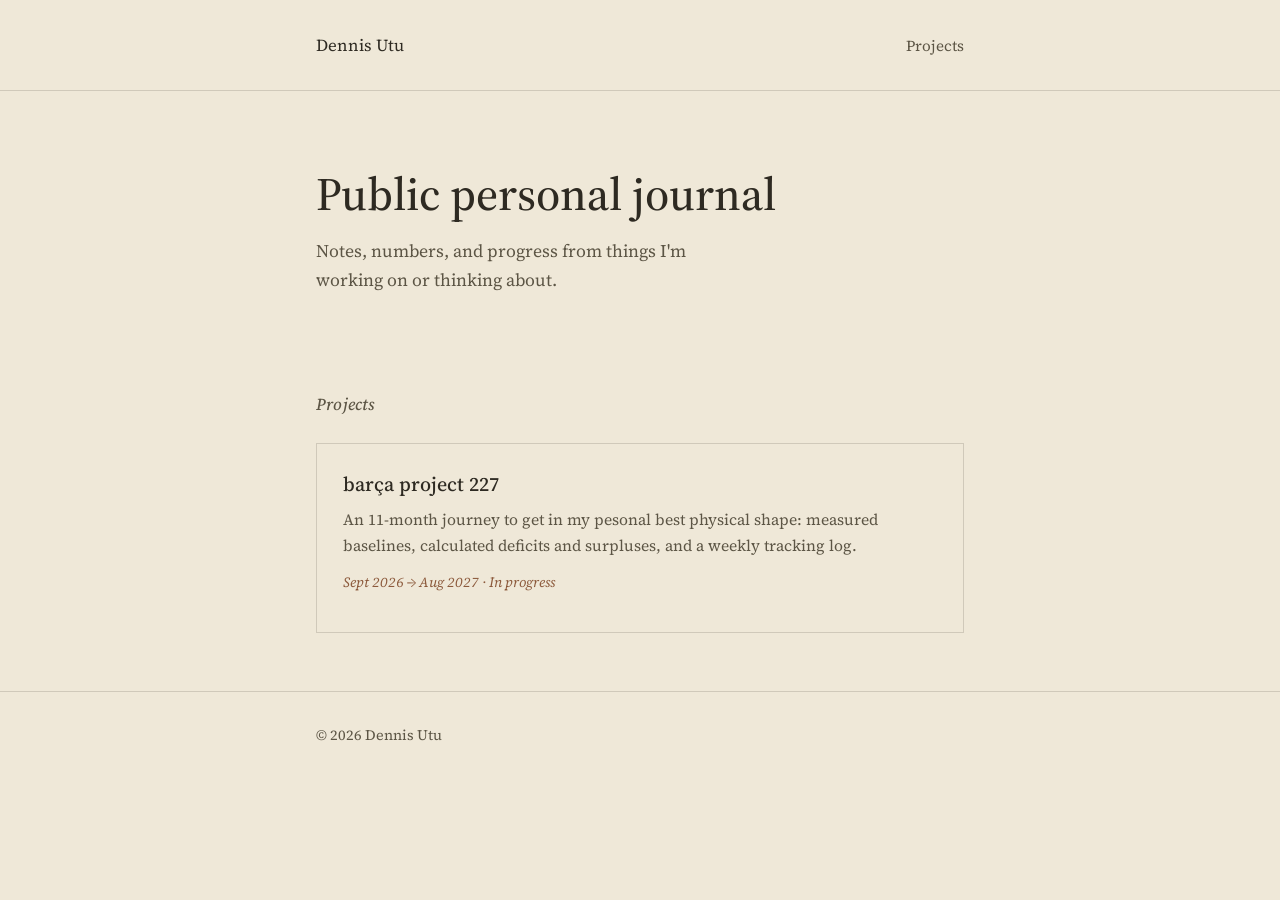
<file: index.html>
<!DOCTYPE html>
<html lang="en">
<head>
<meta charset="UTF-8">
<meta name="viewport" content="width=device-width, initial-scale=1.0">
<title>Dennis Utu</title>
<link rel="stylesheet" href="style.css">
</head>
<body>

<header class="site">
  <div class="wrap">
    <nav>
      <a href="index.html">Dennis Utu</a>
      <span class="links">
        <a href="#projects">Projects</a>
      </span>
    </nav>
  </div>
</header>

<section class="hero">
  <div class="wrap">
    <h1>Public personal journal</h1>
    <p>Notes, numbers, and progress from things I'm working on or thinking about.</p>
  </div>
</section>

<section class="section" id="projects">
  <div class="wrap">
    <h2>Projects</h2>

    <a class="project-card" href="barca-project-227.html">
      <p class="name">barça project 227</p>
      <p class="desc">An 11-month journey to get in my pesonal best physical shape: measured baselines, calculated deficits and surpluses, and a weekly tracking log.</p>
      <p class="meta">Sept 2026 → Aug 2027 · In progress</p>
    </a>

  </div>
</section>

<footer class="site">
  <div class="wrap">
    &copy; 2026 Dennis Utu
  </div>
</footer>

</body>
</html>
</file>
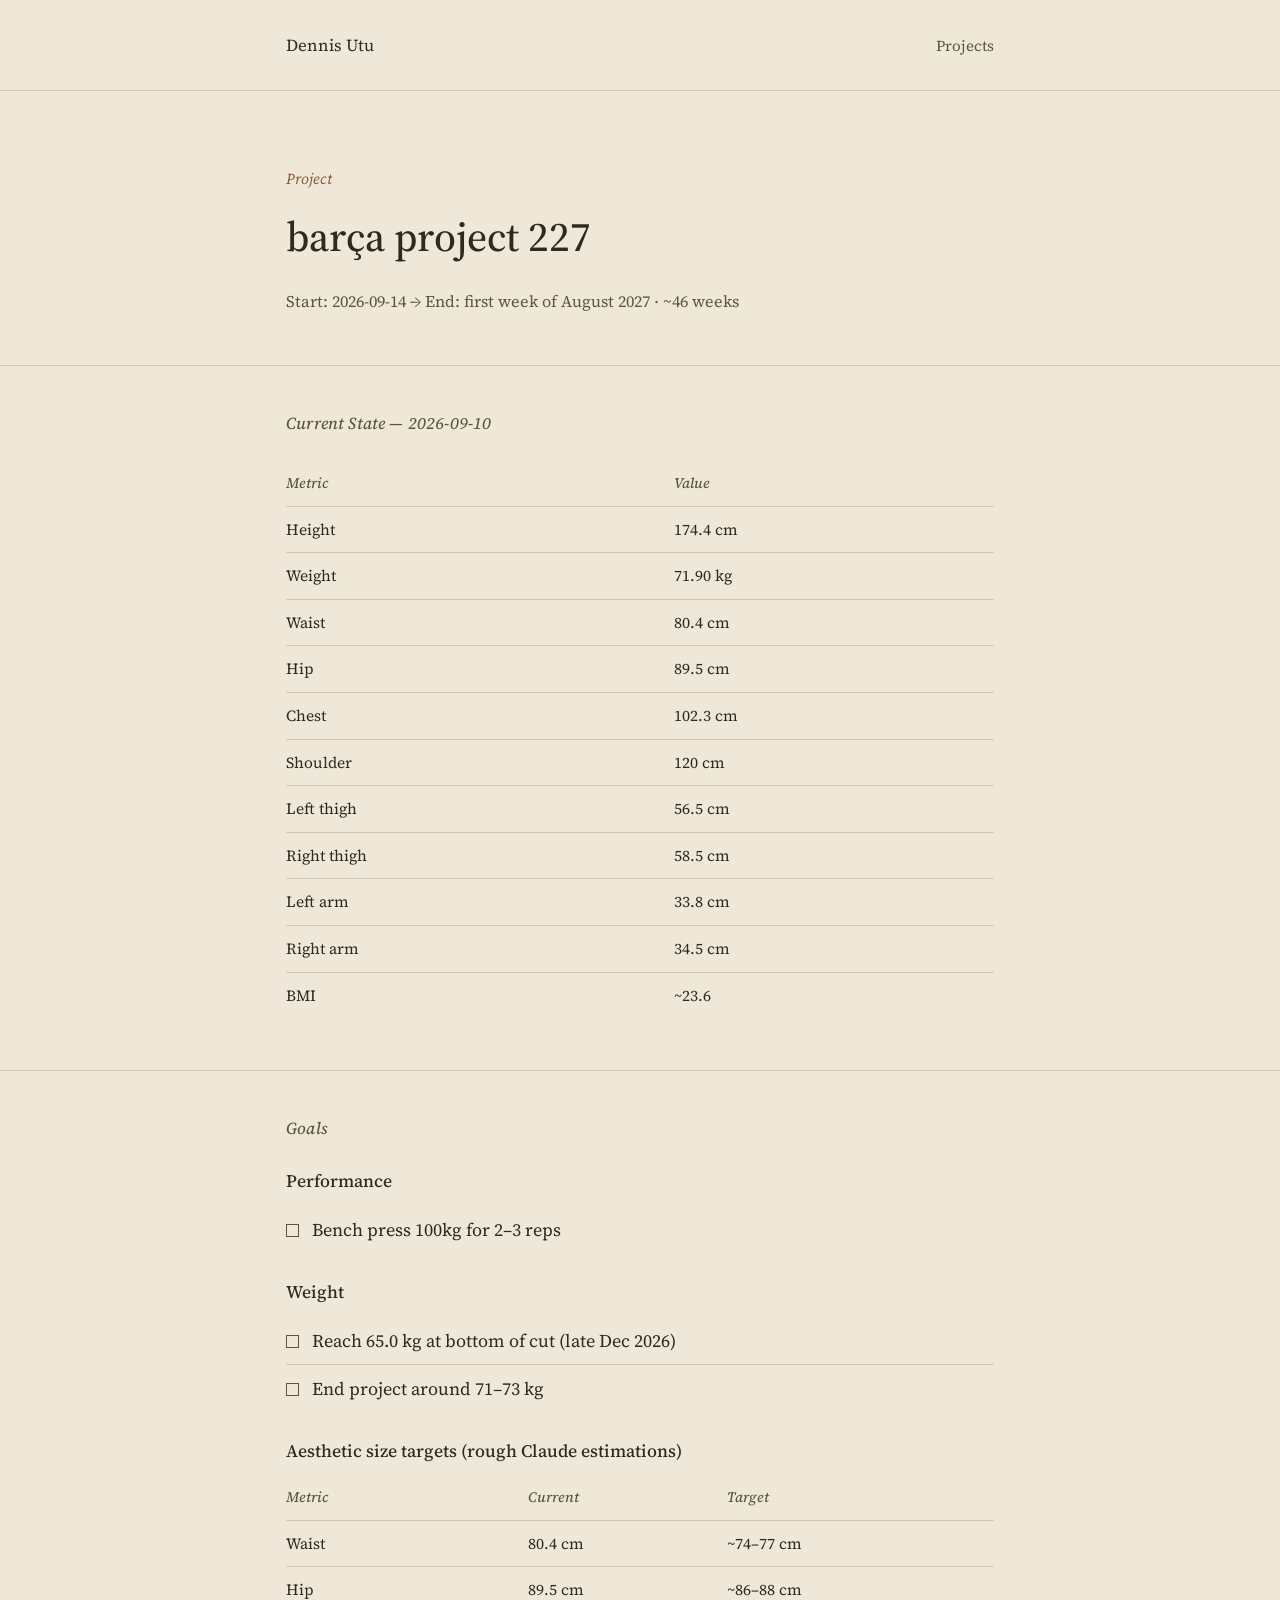
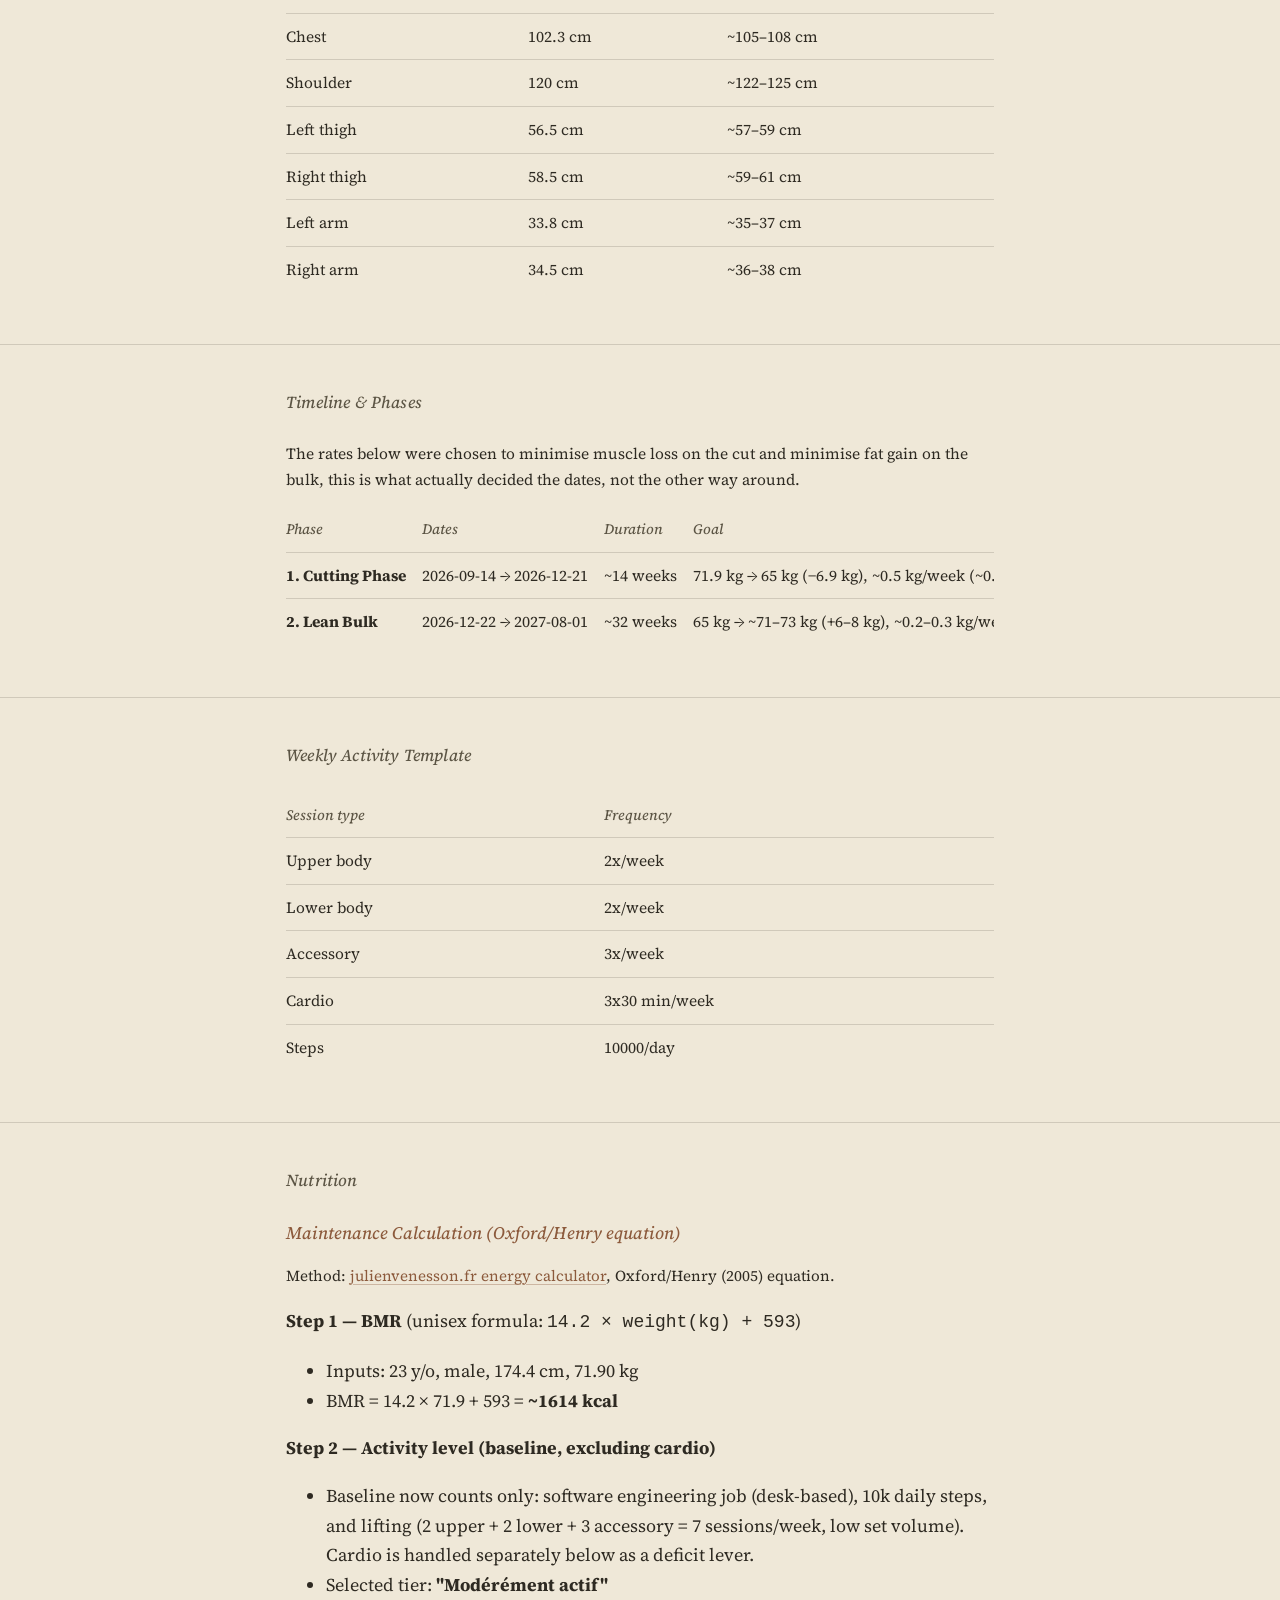
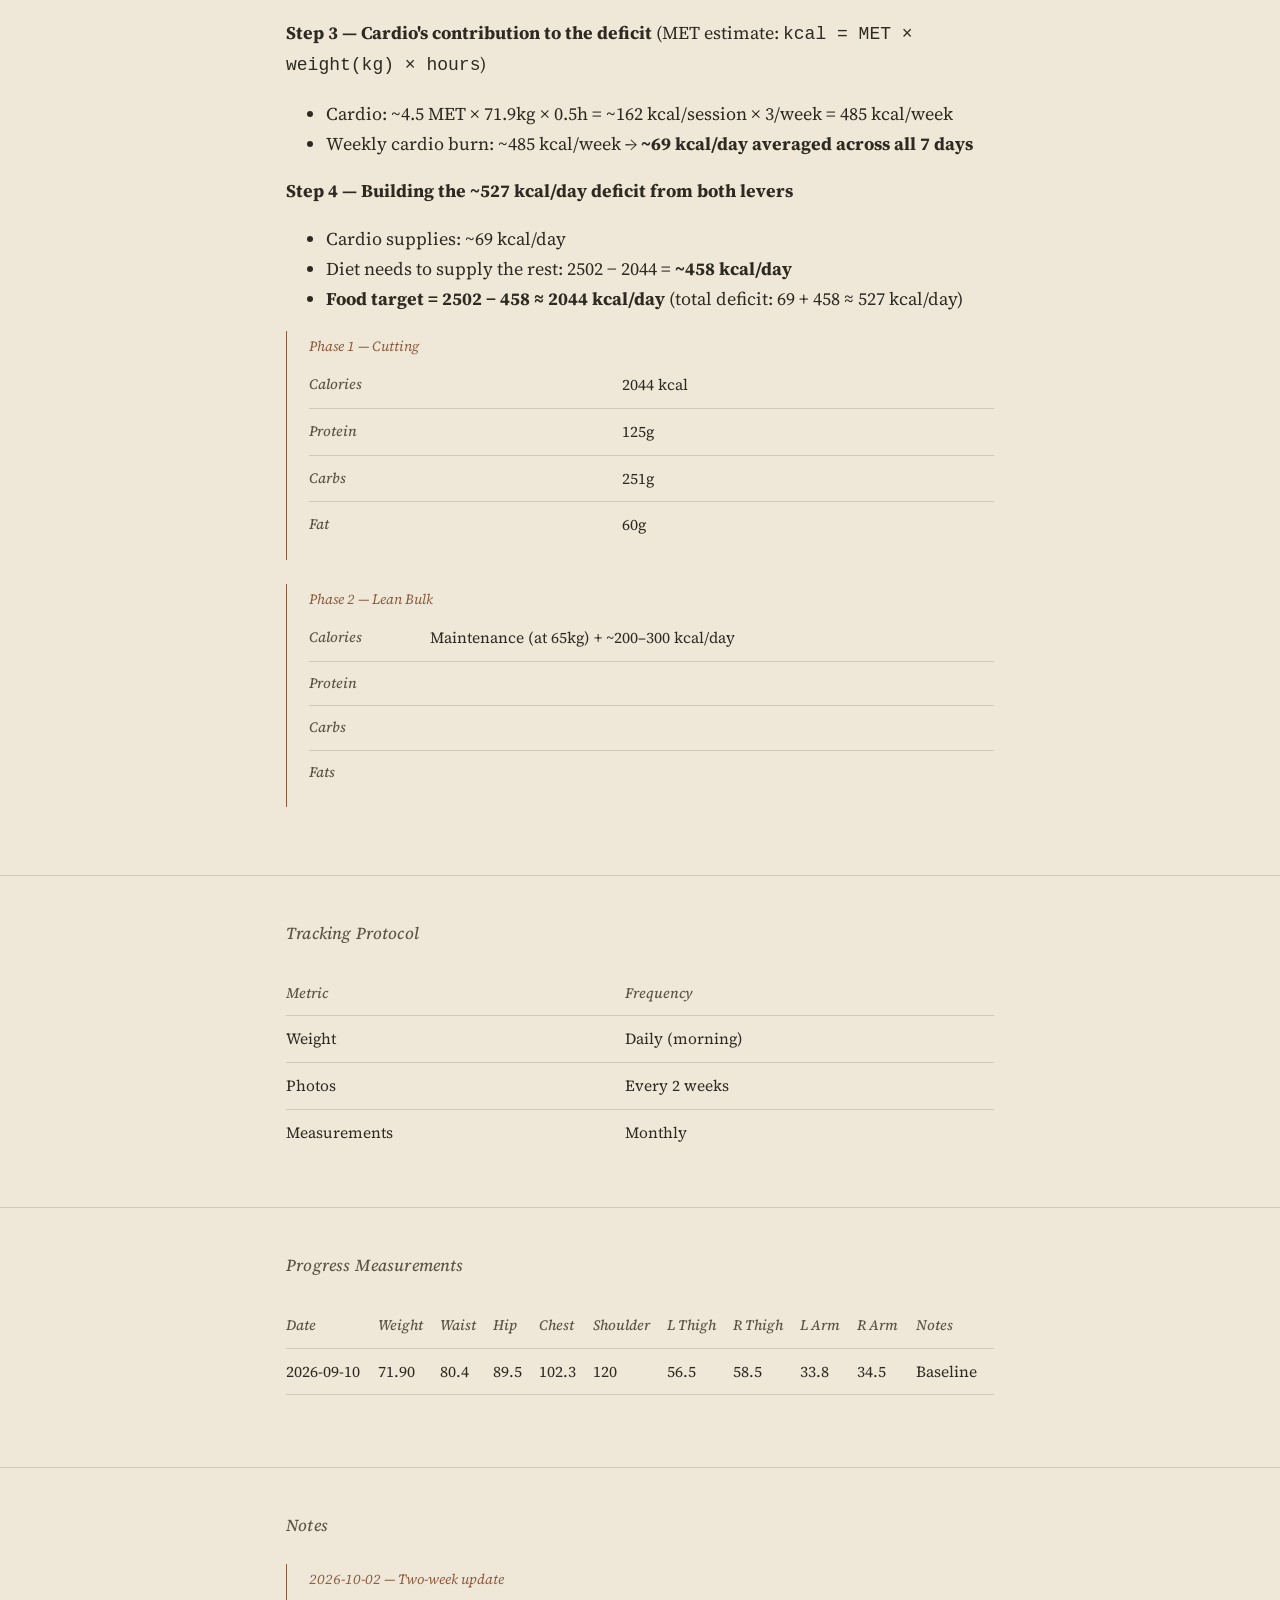
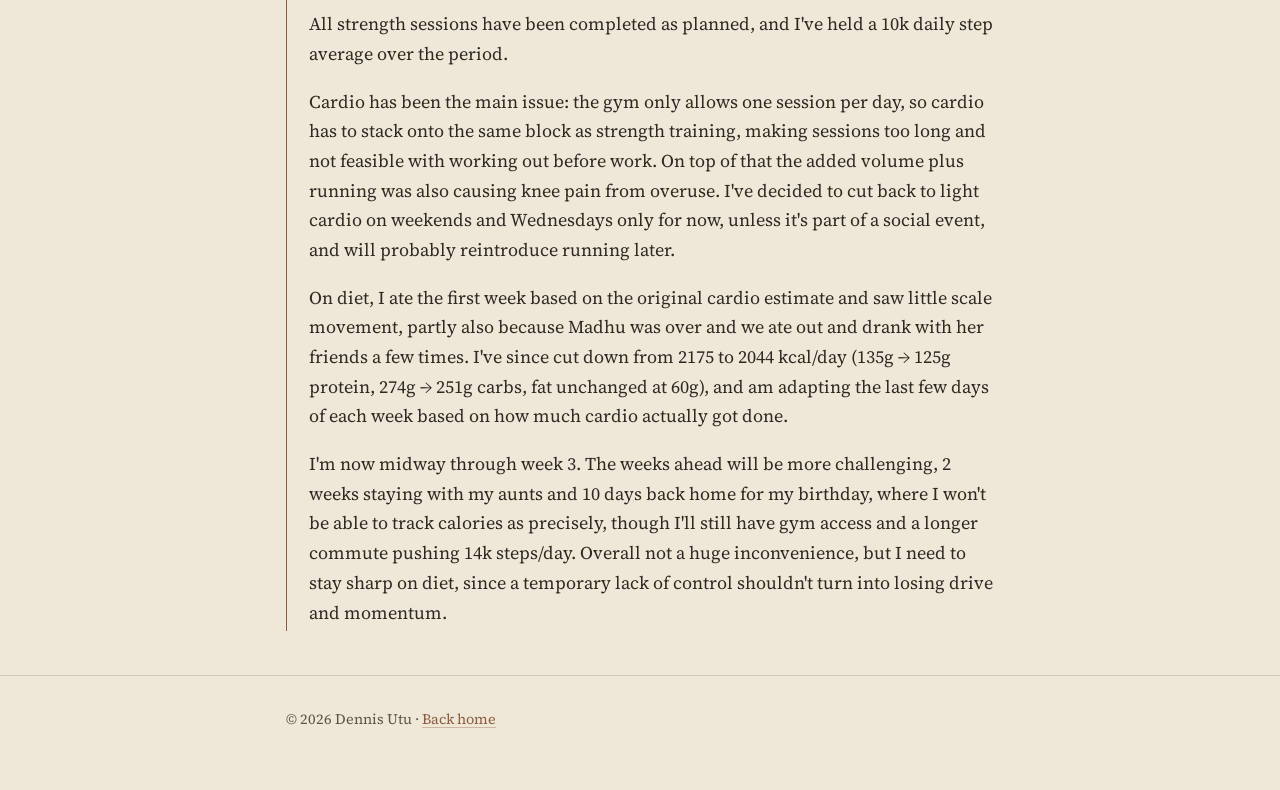
<file: barca-project-227.html>
<!DOCTYPE html>
<html lang="en">
<head>
<meta charset="UTF-8">
<meta name="viewport" content="width=device-width, initial-scale=1.0">
<title>barça project 227</title>
<link rel="stylesheet" href="style.css">
</head>
<body>

<header class="site">
  <div class="wrap wrap--wide">
    <nav>
      <a href="index.html">Dennis Utu</a>
      <span class="links">
        <a href="index.html#projects">Projects</a>
      </span>
    </nav>
  </div>
</header>

<section class="project-hero">
  <div class="wrap wrap--wide">
    <p class="kicker">Project</p>
    <h1>barça project 227</h1>
    <p class="dates">Start: 2026-09-14 &rarr; End: first week of August 2027 &middot; ~46 weeks</p>
  </div>
</section>

<section class="section">
  <div class="wrap wrap--wide">
    <h2>Current State — 2026-09-10</h2>
    <div class="table-scroll">
    <table>
      <tr><th>Metric</th><th>Value</th></tr>
      <tr><td>Height</td><td>174.4 cm</td></tr>
      <tr><td>Weight</td><td>71.90 kg</td></tr>
      <tr><td>Waist</td><td>80.4 cm</td></tr>
      <tr><td>Hip</td><td>89.5 cm</td></tr>
      <tr><td>Chest</td><td>102.3 cm</td></tr>
      <tr><td>Shoulder</td><td>120 cm</td></tr>
      <tr><td>Left thigh</td><td>56.5 cm</td></tr>
      <tr><td>Right thigh</td><td>58.5 cm</td></tr>
      <tr><td>Left arm</td><td>33.8 cm</td></tr>
      <tr><td>Right arm</td><td>34.5 cm</td></tr>
      <tr><td>BMI</td><td>~23.6</td></tr>
    </table>
  </div></div>
</section>

<section class="section">
  <div class="wrap wrap--wide">
    <h2>Goals</h2>

    <h3 style="font-weight:500; font-size:1.1rem; color:var(--ink); margin:0 0 10px;">Performance</h3>
    <ul class="checklist">
      <li><span class="box"></span>Bench press 100kg for 2–3 reps</li>
    </ul>

    <h3 style="font-weight:500; font-size:1.1rem; color:var(--ink); margin:24px 0 10px;">Weight</h3>
    <ul class="checklist">
      <li><span class="box"></span>Reach 65.0 kg at bottom of cut (late Dec 2026)</li>
      <li><span class="box"></span>End project around 71–73 kg</li>
    </ul>

    <h3 style="font-weight:500; font-size:1.1rem; color:var(--ink); margin:24px 0 10px;">Aesthetic size targets (rough Claude estimations)</h3>
    <div class="table-scroll">
    <table>
      <tr><th>Metric</th><th>Current</th><th>Target</th></tr>
      <tr><td>Waist</td><td>80.4 cm</td><td>~74–77 cm</td></tr>
      <tr><td>Hip</td><td>89.5 cm</td><td>~86–88 cm</td></tr>
      <tr><td>Chest</td><td>102.3 cm</td><td>~105–108 cm</td></tr>
      <tr><td>Shoulder</td><td>120 cm</td><td>~122–125 cm</td></tr>
      <tr><td>Left thigh</td><td>56.5 cm</td><td>~57–59 cm</td></tr>
      <tr><td>Right thigh</td><td>58.5 cm</td><td>~59–61 cm</td></tr>
      <tr><td>Left arm</td><td>33.8 cm</td><td>~35–37 cm</td></tr>
      <tr><td>Right arm</td><td>34.5 cm</td><td>~36–38 cm</td></tr>
    </table>
  </div></div>
</section>

<section class="section">
  <div class="wrap wrap--wide">
    <h2>Timeline &amp; Phases</h2>
    <p style="color:var(--bone-dim); font-size:0.97rem;">The rates below were chosen to minimise muscle loss on the cut and minimise fat gain on the bulk, this is what actually decided the dates, not the other way around.</p>

    <div class="table-scroll">

    <table>
      <tr><th>Phase</th><th>Dates</th><th>Duration</th><th>Goal</th></tr>
      <tr>
        <td><strong>1. Cutting Phase</strong></td>
        <td>2026-09-14 → 2026-12-21</td>
        <td>~14 weeks</td>
        <td>71.9 kg → 65 kg (−6.9 kg), ~0.5 kg/week (~0.7% BW/week) ~550 kcal/day deficit</td>
      </tr>
      <tr>
        <td><strong>2. Lean Bulk</strong></td>
        <td>2026-12-22 → 2027-08-01</td>
        <td>~32 weeks</td>
        <td>65 kg → ~71–73 kg (+6–8 kg), ~0.2–0.3 kg/week (~0.3–0.4% BW/week)</td>
      </tr>
    </table>
  </div></div>
</section>

<section class="section">
  <div class="wrap wrap--wide">
    <h2>Weekly Activity Template</h2>
    <div class="table-scroll">
    <table>
      <tr><th>Session type</th><th>Frequency</th></tr>
      <tr><td>Upper body</td><td>2x/week</td></tr>
      <tr><td>Lower body</td><td>2x/week</td></tr>
      <tr><td>Accessory</td><td>3x/week</td></tr>
      <tr><td>Cardio</td><td>3x30 min/week</td></tr>
      <tr><td>Steps</td><td>10000/day</td></tr>
    </table>
  </div></div>
</section>

<section class="section">
  <div class="wrap wrap--wide">
    <h2>Nutrition</h2>

    <h3 style="font-weight:500; font-style:italic; font-size:1.1rem; color:var(--clay); margin:0 0 12px;">Maintenance Calculation (Oxford/Henry equation)</h3>
    <p style="color:var(--bone-dim); font-size:0.95rem;">Method: <a href="https://www.julienvenesson.fr/boite-a-outils/calculateur-energetique/">julienvenesson.fr energy calculator</a>, Oxford/Henry (2005) equation.</p>

    <p><strong>Step 1 — BMR</strong> (unisex formula: <code>14.2 × weight(kg) + 593</code>)</p>
    <ul>
      <li>Inputs: 23 y/o, male, 174.4 cm, 71.90 kg</li>
      <li>BMR = 14.2 × 71.9 + 593 = <strong>~1614 kcal</strong></li>
    </ul>

    <p><strong>Step 2 — Activity level (baseline, excluding cardio)</strong></p>
    <ul>
      <li>Baseline now counts only: software engineering job (desk-based), 10k daily steps, and lifting (2 upper + 2 lower + 3 accessory = 7 sessions/week, low set volume). Cardio is handled separately below as a deficit lever.</li>
      <li>Selected tier: <strong>"Modérément actif"</strong></li>
    </ul>

    <p><strong>Step 3 — Cardio's contribution to the deficit</strong> (MET estimate: <code>kcal = MET × weight(kg) × hours</code>)</p>
    <ul>
      <li>Cardio: ~4.5 MET × 71.9kg × 0.5h = ~162 kcal/session × 3/week = 485 kcal/week</li>
      <li>Weekly cardio burn: ~485 kcal/week → <strong>~69 kcal/day averaged across all 7 days</strong></li>
    </ul>

    <p><strong>Step 4 — Building the ~527 kcal/day deficit from both levers</strong></p>
    <ul>
      <li>Cardio supplies: ~69 kcal/day</li>
      <li>Diet needs to supply the rest: 2502 − 2044 = <strong>~458 kcal/day</strong></li>
      <li><strong>Food target = 2502 − 458 ≈ 2044 kcal/day</strong> (total deficit: 69 + 458 ≈ 527 kcal/day)</li>
    </ul>

    <div class="phase">
      <p class="phase-num">Phase 1 — Cutting</p>
      <div class="table-scroll">
      <table>
        <tr><th>Calories</th><td>2044 kcal</td></tr>
        <tr><th>Protein</th><td>125g</td></tr>
        <tr><th>Carbs</th><td>251g</td></tr>
        <tr><th>Fat</th><td>60g</td></tr>
      </table>
    </div></div>

    <div class="phase">
      <p class="phase-num">Phase 2 — Lean Bulk</p>
      <div class="table-scroll">
      <table>
        <tr><th>Calories</th><td>Maintenance (at 65kg) + ~200–300 kcal/day</td></tr>
        <tr><th>Protein</th><td></td></tr>
        <tr><th>Carbs</th><td></td></tr>
        <tr><th>Fats</th><td></td></tr>
      </table>
    </div></div>
  </div>
</section>

<section class="section">
  <div class="wrap wrap--wide">
    <h2>Tracking Protocol</h2>
    <div class="table-scroll">
    <table>
      <tr><th>Metric</th><th>Frequency</th></tr>
      <tr><td>Weight</td><td>Daily (morning)</td></tr>
      <tr><td>Photos</td><td>Every 2 weeks</td></tr>
      <tr><td>Measurements</td><td>Monthly</td></tr>
    </table>
  </div></div>
</section>

<section class="section">
  <div class="wrap wrap--wide">
    <h2>Progress Measurements</h2>
    <div class="table-scroll">
    <table>
      <tr><th>Date</th><th>Weight</th><th>Waist</th><th>Hip</th><th>Chest</th><th>Shoulder</th><th>L Thigh</th><th>R Thigh</th><th>L Arm</th><th>R Arm</th><th>Notes</th></tr>
      <tr><td>2026-09-10</td><td>71.90</td><td>80.4</td><td>89.5</td><td>102.3</td><td>120</td><td>56.5</td><td>58.5</td><td>33.8</td><td>34.5</td><td>Baseline</td></tr>
      <tr><td></td><td></td><td></td><td></td><td></td><td></td><td></td><td></td><td></td><td></td><td></td></tr>
    </table>
  </div></div>
</section>

<section class="section">
  <div class="wrap wrap--wide">
    <h2>Notes</h2>
    <div class="notes-log">
      <div class="note-entry">
        <p class="note-date">2026-10-02 — Two-week update</p>
        <p>All strength sessions have been completed as planned, and I've held a 10k daily step average over the period.</p>
        <p>Cardio has been the main issue: the gym only allows one session per day, so cardio has to stack onto the same block as strength training, making sessions 
        too long and not feasible with working out before work. On top of that the added volume plus running was also causing knee pain from overuse. I've decided to cut 
        back to light cardio on weekends and Wednesdays only for now, unless it's part of a social event, and will probably reintroduce running later.</p>
        <p>On diet, I ate the first week based on the original cardio estimate and saw little scale movement, partly also because Madhu was over and we ate out and drank 
        with her friends a few times. I've since cut down from 2175 to 2044 kcal/day (135g → 125g protein, 274g → 251g carbs, fat unchanged at 60g), and am adapting the last few days of each week based
        on how much cardio actually got done.</p>
        <p>I'm now midway through week 3. The weeks ahead will be more challenging, 2 weeks staying with my aunts and 10 days back home for my birthday, where I
        won't be able to track calories as precisely, though I'll still have gym access and a longer commute pushing 14k steps/day. Overall not a huge inconvenience, 
        but I need to stay sharp on diet, since a temporary lack of control shouldn't turn into losing drive and momentum.</p>
      </div>
    </div>
  </div>
</section>

<footer class="site">
  <div class="wrap wrap--wide">
    &copy; 2026 Dennis Utu &middot; <a href="index.html">Back home</a>
  </div>
</footer>

</body>
</html>
</file>
<file: style.css>
@import url('https://fonts.googleapis.com/css2?family=Source+Serif+4:opsz,wght@8..60,400;8..60,500;8..60,600&display=swap');

:root {
  --sand: #EFE8D8;
  --sand-deep: #E3D9C2;
  --ink: #2E2A22;
  --ink-soft: #5C5545;
  --clay: #8C5A3C;
  --line: rgba(46, 42, 34, 0.16);
  --max: 700px;
}

* { box-sizing: border-box; }

html { scroll-behavior: smooth; }

body {
  margin: 0;
  background: var(--sand);
  color: var(--ink);
  font-family: 'Source Serif 4', Georgia, 'Times New Roman', serif;
  font-size: 18px;
  line-height: 1.65;
}

h1, h2, h3 { font-family: 'Source Serif 4', Georgia, serif; font-weight: 500; }

a { color: var(--clay); text-decoration: underline; text-decoration-color: rgba(140, 90, 60, 0.35); text-underline-offset: 3px; }
a:hover, a:focus-visible { text-decoration-color: var(--clay); }
a:focus-visible, button:focus-visible { outline: 1px solid var(--clay); outline-offset: 3px; }

.wrap { max-width: var(--max); margin: 0 auto; padding: 0 26px; }
.wrap--wide { max-width: 760px; }

header.site {
  padding: 30px 0;
  border-bottom: 1px solid var(--line);
}
header.site nav { display: flex; justify-content: space-between; align-items: baseline; }
header.site nav a { color: var(--ink); font-size: 1.05rem; text-decoration: none; }
header.site nav .links a { color: var(--ink-soft); font-size: 0.95rem; margin-left: 22px; text-decoration: none; }
header.site nav .links a:hover { color: var(--ink); text-decoration: underline; }

.hero { padding: 76px 0 52px; }
.hero h1 {
  font-size: clamp(2rem, 5.2vw, 2.9rem);
  font-weight: 500;
  margin: 0 0 16px;
  line-height: 1.18;
  color: var(--ink);
}
.hero p { font-size: 1.1rem; color: var(--ink-soft); max-width: 48ch; margin: 0; }

.section { padding: 44px 0; }
.section + .section { border-top: 1px solid var(--line); }
.section h2 {
  font-size: 1.05rem;
  font-style: italic;
  font-weight: 500;
  color: var(--ink-soft);
  margin: 0 0 24px;
  letter-spacing: 0.01em;
}

.project-card {
  display: block;
  border: 1px solid var(--line);
  padding: 24px 26px;
  margin-bottom: 14px;
  text-decoration: none;
  transition: border-color 0.15s ease, background 0.15s ease;
}
.project-card:hover { border-color: var(--clay); background: var(--sand-deep); text-decoration: none; }
.project-card .name { color: var(--ink); font-size: 1.25rem; font-weight: 500; margin: 0 0 6px; }
.project-card .desc { color: var(--ink-soft); margin: 0; font-size: 0.98rem; }
.project-card .meta { color: var(--clay); font-size: 0.88rem; margin-top: 12px; font-style: italic; }

footer.site {
  border-top: 1px solid var(--line);
  padding: 32px 0 64px;
  color: var(--ink-soft);
  font-size: 0.9rem;
}

/* Project page */
.project-hero {
  padding: 60px 0 34px;
  border-bottom: 1px solid var(--line);
}
.project-hero .kicker { color: var(--clay); font-size: 0.95rem; font-style: italic; margin-bottom: 12px; }
.project-hero h1 { font-size: clamp(1.9rem, 4.6vw, 2.6rem); margin: 0 0 10px; font-weight: 500; }
.project-hero .dates { color: var(--ink-soft); font-size: 1.02rem; }

.stat-row { display: flex; gap: 44px; flex-wrap: wrap; margin-top: 30px; }
.stat .num { font-size: 1.7rem; font-weight: 500; color: var(--ink); display: block; }
.stat .label { color: var(--ink-soft); font-size: 0.85rem; font-style: italic; }

table { width: 100%; border-collapse: collapse; margin: 4px 0 8px; }
th, td { text-align: left; padding: 10px 16px 10px 0; border-bottom: 1px solid var(--line); font-size: 0.97rem; white-space: nowrap; }
th { color: var(--ink-soft); font-weight: 500; font-style: italic; font-size: 0.9rem; }
td { color: var(--ink); }
tr:last-child th, tr:last-child td { border-bottom: none; }

.table-scroll {
  overflow-x: auto;
  -webkit-overflow-scrolling: touch;
  margin: 4px 0 8px;
}
.table-scroll table { margin: 0; }

.phase { border-left: 1px solid var(--clay); padding: 4px 0 4px 22px; margin-bottom: 24px; }
.phase .phase-num { color: var(--clay); font-size: 0.88rem; font-style: italic; margin-bottom: 4px; }
.phase h3 { margin: 0 0 6px; font-size: 1.1rem; font-weight: 500; color: var(--ink); }
.phase p { margin: 0; color: var(--ink-soft); font-size: 0.97rem; }

.checklist { list-style: none; padding: 0; margin: 0; }
.checklist li { padding: 9px 0; border-bottom: 1px solid var(--line); color: var(--ink); }
.checklist li:last-child { border-bottom: none; }
.checklist .box { display: inline-block; width: 13px; height: 13px; border: 1px solid var(--ink-soft); margin-right: 13px; vertical-align: -1px; }

details { border: 1px solid var(--line); padding: 18px 22px; margin: 22px 0; }
details summary { cursor: pointer; color: var(--clay); font-style: italic; }
details[open] summary { margin-bottom: 12px; }
details p, details table { font-size: 0.93rem; }

.note {
  border-left: 1px solid var(--ink-soft);
  padding: 4px 0 4px 18px;
  color: var(--ink-soft);
  font-size: 0.95rem;
  font-style: italic;
  margin: 18px 0;
}

.notes-log { display: flex; flex-direction: column; gap: 22px; }
.note-entry { border-left: 1px solid var(--clay); padding: 4px 0 4px 22px; }
.note-entry .note-date { color: var(--clay); font-size: 0.88rem; font-style: italic; margin: 0 0 6px; }
.note-entry p:last-child { margin: 0; color: var(--ink); }

@media (max-width: 520px) {
  .wrap { padding: 0 18px; }
  .stat-row { gap: 28px; }
  header.site nav .links a { margin-left: 14px; }
  th, td { padding: 8px 12px 8px 0; font-size: 0.88rem; }
  .table-scroll { margin-left: -18px; margin-right: -18px; padding: 0 18px; }
}
</file>
